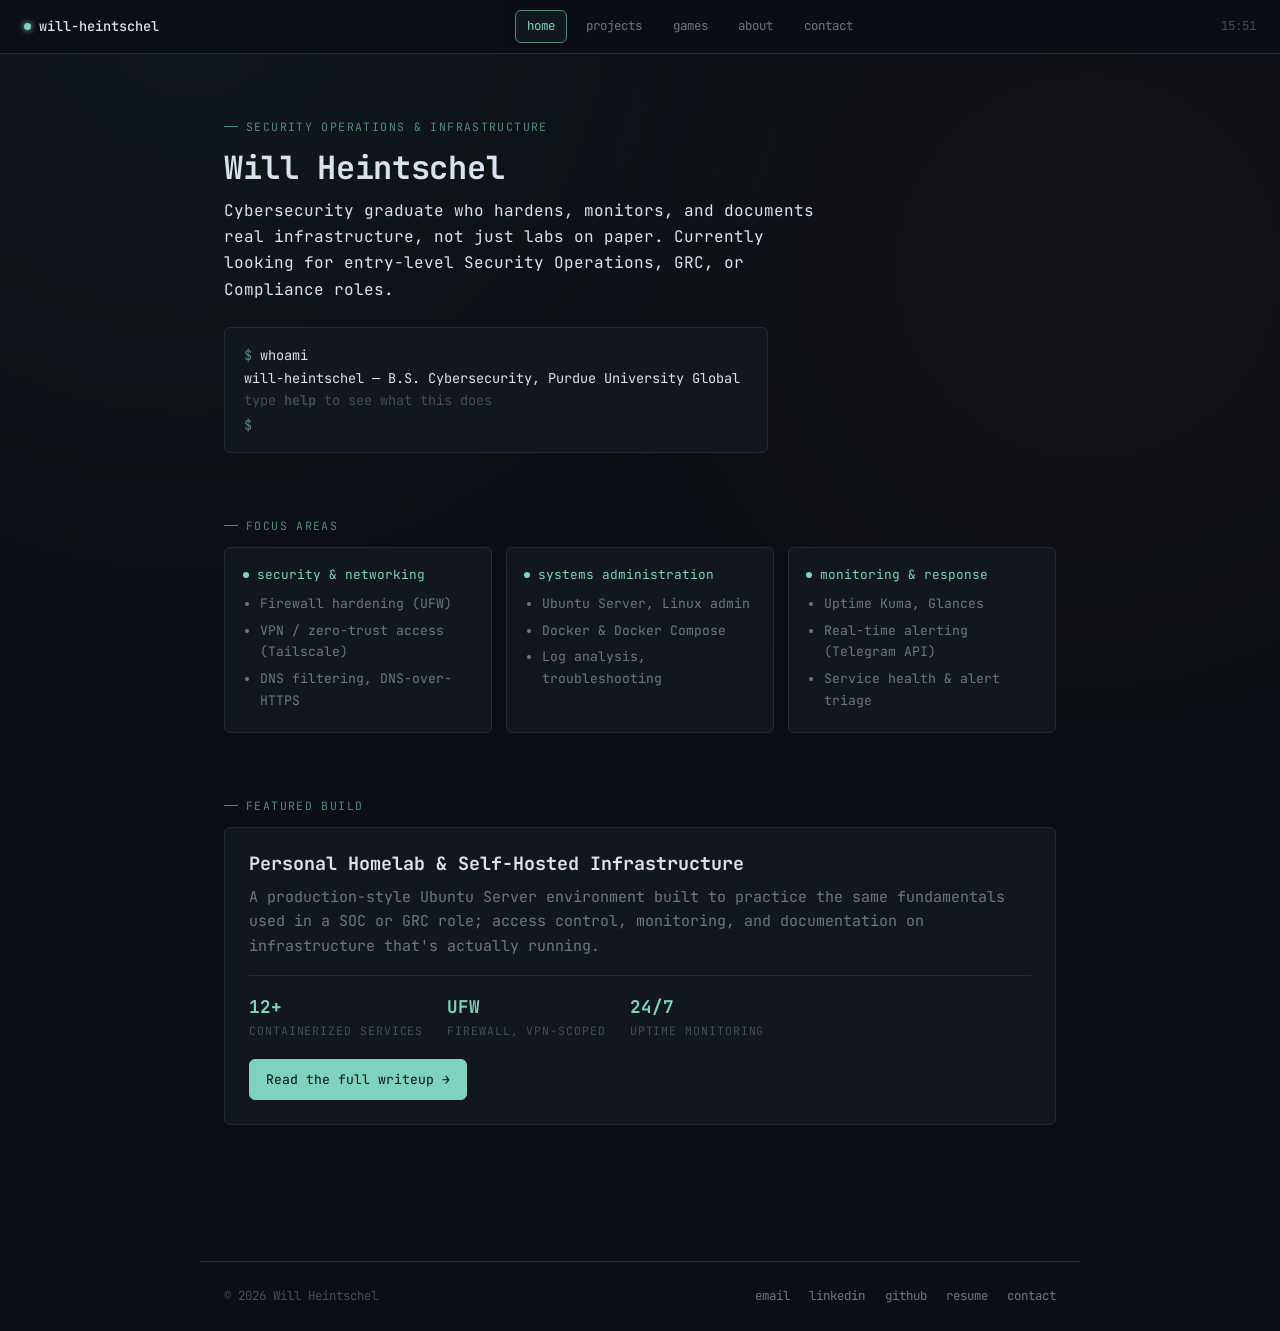
<file: index.html>
<!DOCTYPE html>
<html lang="en">
    <head>
        <meta charset="UTF-8">
        <meta name="viewport" content="width=device-width, initial-scale=1.0">
        <title>Will Heintschel — Cybersecurity</title>
        <meta name="description" content="Cybersecurity graduate documenting hands-on infrastructure security work — firewall hardening, network monitoring, and self-hosted systems administration.">
        <link rel="preconnect" href="https://fonts.googleapis.com">
        <link rel="preconnect" href="https://fonts.gstatic.com" crossorigin>
        <link href="https://fonts.googleapis.com/css2?family=JetBrains+Mono:wght@400;500;700&display=swap" rel="stylesheet">
        <link rel="icon" type="image/svg+xml" href="src/images/favicon.svg">
        <link rel="alternate icon" href="src/images/favicon.ico">
        <link rel="apple-touch-icon" href="src/images/apple-touch-icon.png">
        <link rel="stylesheet" href="src/style.css">
    </head>
    <body>
        <header class="statusbar">
            <div class="statusbar__brand">
                <span class="statusbar__dot"></span>
                <strong>will-heintschel</strong>
            </div>
            <nav class="navpills" aria-label="Primary">
                <a class="navpill" href="index.html" aria-current="page">home</a>
                <a class="navpill" href="projects.html">projects</a>
                <a class="navpill" href="games.html">games</a>
                <a class="navpill" href="about.html">about</a>
                <a class="navpill" href="contact.html">contact</a>
            </nav>
            <span class="statusbar__clock" data-clock>00:00</span>
        </header>

        <main>

            <section class="hero">
                <p class="eyebrow">security operations &amp; infrastructure</p>
                <h1>Will Heintschel</h1>
                <p class="lede">Cybersecurity graduate who hardens, monitors, and documents real infrastructure, not just labs on paper. Currently looking for entry-level Security Operations, GRC, or Compliance roles.</p>

                <div class="terminal terminal--interactive" id="hero-terminal" tabindex="-1">
                    <div class="terminal__history" id="terminal-history" aria-live="polite">
                        <div class="terminal__line"><span class="terminal__prompt">$</span> whoami</div>
                        <div class="terminal__line">will-heintschel — B.S. Cybersecurity, Purdue University Global</div>
                        <div class="terminal__line terminal__hint">type <strong>help</strong> to see what this does</div>
                    </div>
                    <div class="terminal__inputline">
                        <span class="terminal__prompt">$</span>
                        <input type="text" id="terminal-input" class="terminal__input" autocomplete="off" autocapitalize="off" spellcheck="false" aria-label="Terminal command input">
                    </div>
                </div>
            </section>

            <section aria-labelledby="focus-heading">
                <p class="eyebrow">focus areas</p>
                <h2 id="focus-heading" class="sr-only" style="position:absolute;left:-9999px;">Focus areas</h2>
                <div class="modgrid">
                <div class="module">
                    <div class="module__head"><span class="module__dot"></span> security &amp; networking</div>
                    <ul>
                        <li>Firewall hardening (UFW)</li>
                        <li>VPN / zero-trust access (Tailscale)</li>
                        <li>DNS filtering, DNS-over-HTTPS</li>
                    </ul>
                </div>
                <div class="module">
                    <div class="module__head"><span class="module__dot"></span> systems administration</div>
                    <ul>
                        <li>Ubuntu Server, Linux admin</li>
                        <li>Docker &amp; Docker Compose</li>
                        <li>Log analysis, troubleshooting</li>
                    </ul>
                </div>
                <div class="module">
                    <div class="module__head"><span class="module__dot"></span> monitoring &amp; response</div>
                        <ul>
                            <li>Uptime Kuma, Glances</li>
                            <li>Real-time alerting (Telegram API)</li>
                            <li>Service health &amp; alert triage</li>
                        </ul>
                    </div>
                </div>
            </section>

            <section aria-labelledby="feature-heading">
                <p class="eyebrow">featured build</p>
                <div class="feature">
                    <h2 id="feature-heading">Personal Homelab &amp; Self-Hosted Infrastructure</h2>
                    <p>A production-style Ubuntu Server environment built to practice the same fundamentals used in a SOC or GRC role; access control, monitoring, and documentation on infrastructure that's actually running.</p>
                <div class="feature__stats">
                    <div>
                        <div class="stat__value">12+</div>
                        <div class="stat__label">containerized services</div>
                    </div>
                    <div>
                        <div class="stat__value">UFW</div>
                        <div class="stat__label">firewall, VPN-scoped</div>
                    </div>
                    <div>
                        <div class="stat__value">24/7</div>
                        <div class="stat__label">uptime monitoring</div>
                    </div>
                </div>
                    <a class="btn" href="projects.html">Read the full writeup →</a>
                </div>
            </section>

        </main>

        <footer>
            <span>&copy; 2026 Will Heintschel</span>
            <div class="footer__links">
                <a href="mailto:wdheintschel@gmail.com">email</a>
                <a href="https://linkedin.com/in/william-heintschel-894999249" target="_blank" rel="noopener">linkedin</a>
                <a href="https://github.com/will-heintschel" target="_blank" rel="noopener">github</a>
                <a href="src/Resume.pdf" target="_blank" rel="noopener">resume</a>
                <a href="contact.html">contact</a>
            </div>
        </footer>

        <script src="src/script.js"></script>
    </body>
</html>
</file>
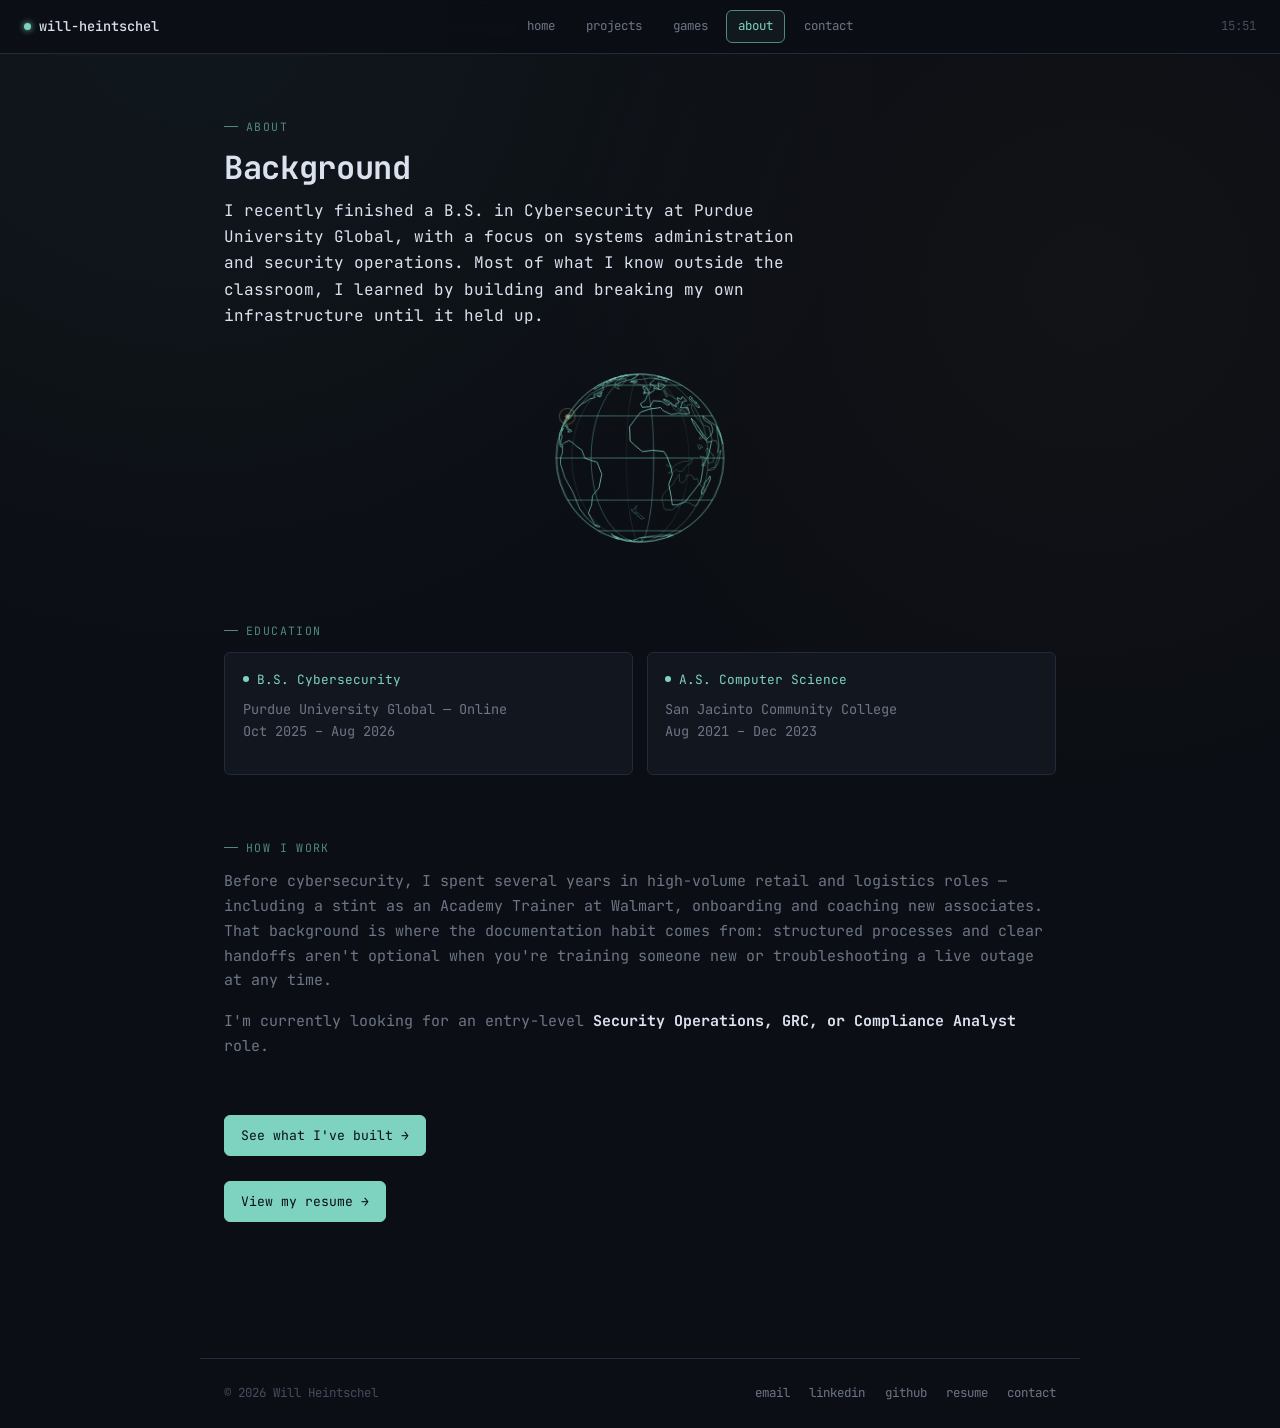
<file: about.html>
<!DOCTYPE html>
<html lang="en">
    <head>
        <meta charset="UTF-8">
        <meta name="viewport" content="width=device-width, initial-scale=1.0">
        <title>About — Will Heintschel</title>
        <meta name="description" content="About Will Heintschel — cybersecurity graduate, Purdue University Global.">
        <link rel="preconnect" href="https://fonts.googleapis.com">
        <link rel="preconnect" href="https://fonts.gstatic.com" crossorigin>
        <link href="https://fonts.googleapis.com/css2?family=JetBrains+Mono:wght@400;500;700&display=swap" rel="stylesheet">
        <link rel="icon" type="image/svg+xml" href="src/images/favicon.svg">
        <link rel="alternate icon" href="src/images/favicon.ico">
        <link rel="apple-touch-icon" href="src/images/apple-touch-icon.png">
        <link rel="stylesheet" href="src/style.css">
    </head>
    <body>

        <header class="statusbar">
            <div class="statusbar__brand">
                <span class="statusbar__dot"></span>
                <strong>will-heintschel</strong>
            </div>
            <nav class="navpills" aria-label="Primary">
                <a class="navpill" href="index.html">home</a>
                <a class="navpill" href="projects.html">projects</a>
                <a class="navpill" href="games.html">games</a>
                <a class="navpill" href="about.html" aria-current="page">about</a>
                <a class="navpill" href="contact.html">contact</a>
            </nav>
            <span class="statusbar__clock" data-clock>00:00</span>
        </header>

        <main>

            <section>
                <p class="eyebrow">about</p>
                <h1>Background</h1>
                <p class="lede">I recently finished a B.S. in Cybersecurity at Purdue University Global, with a focus on systems administration and security operations. Most of what I know outside the classroom, I learned by building and breaking my own infrastructure until it held up.</p>

                <canvas id="wireframe-globe" class="globe" width="220" height="220" aria-hidden="true"></canvas>
            </section>

            <section>
                <p class="eyebrow">education</p>
                <div class="modgrid">
                    <div class="module">
                        <div class="module__head"><span class="module__dot"></span> B.S. Cybersecurity</div>
                        <p class="text-dim" style="font-size:0.85rem;">Purdue University Global — Online<br>Oct 2025 – Aug 2026</p>
                    </div>
                    <div class="module">
                        <div class="module__head"><span class="module__dot"></span> A.S. Computer Science</div>
                        <p class="text-dim" style="font-size:0.85rem;">San Jacinto Community College<br>Aug 2021 – Dec 2023</p>
                    </div>
                </div>
            </section>

            <section>
                <p class="eyebrow">how i work</p>
                <p>Before cybersecurity, I spent several years in high-volume retail and logistics roles — including a stint as an Academy Trainer at Walmart, onboarding and coaching new associates. That background is where the documentation habit comes from: structured processes and clear handoffs aren't optional when you're training someone new or troubleshooting a live outage at any time.</p>
                <p>I'm currently looking for an entry-level <strong style="color:var(--text);">Security Operations, GRC, or Compliance Analyst</strong> role.</p>
            </section>

            <section>
                <a class="btn" href="projects.html">See what I've built →</a><br>
                <br>
                <a class="btn" href="src/Resume.pdf" target="_blank" rel="noopener">View my resume →</a>
            </section>

        </main>

        <footer>
            <span>&copy; 2026 Will Heintschel</span>
            <div class="footer__links">
                <a href="mailto:wdheintschel@gmail.com">email</a>
                <a href="https://linkedin.com/in/william-heintschel-894999249" target="_blank" rel="noopener">linkedin</a>
                <a href="https://github.com/will-heintschel" target="_blank" rel="noopener">github</a>
                <a href="src/Resume.pdf" target="_blank" rel="noopener">resume</a>
                <a href="contact.html">contact</a>
            </div>
        </footer>

        <script src="src/script.js"></script>
    </body>
</html>
</file>
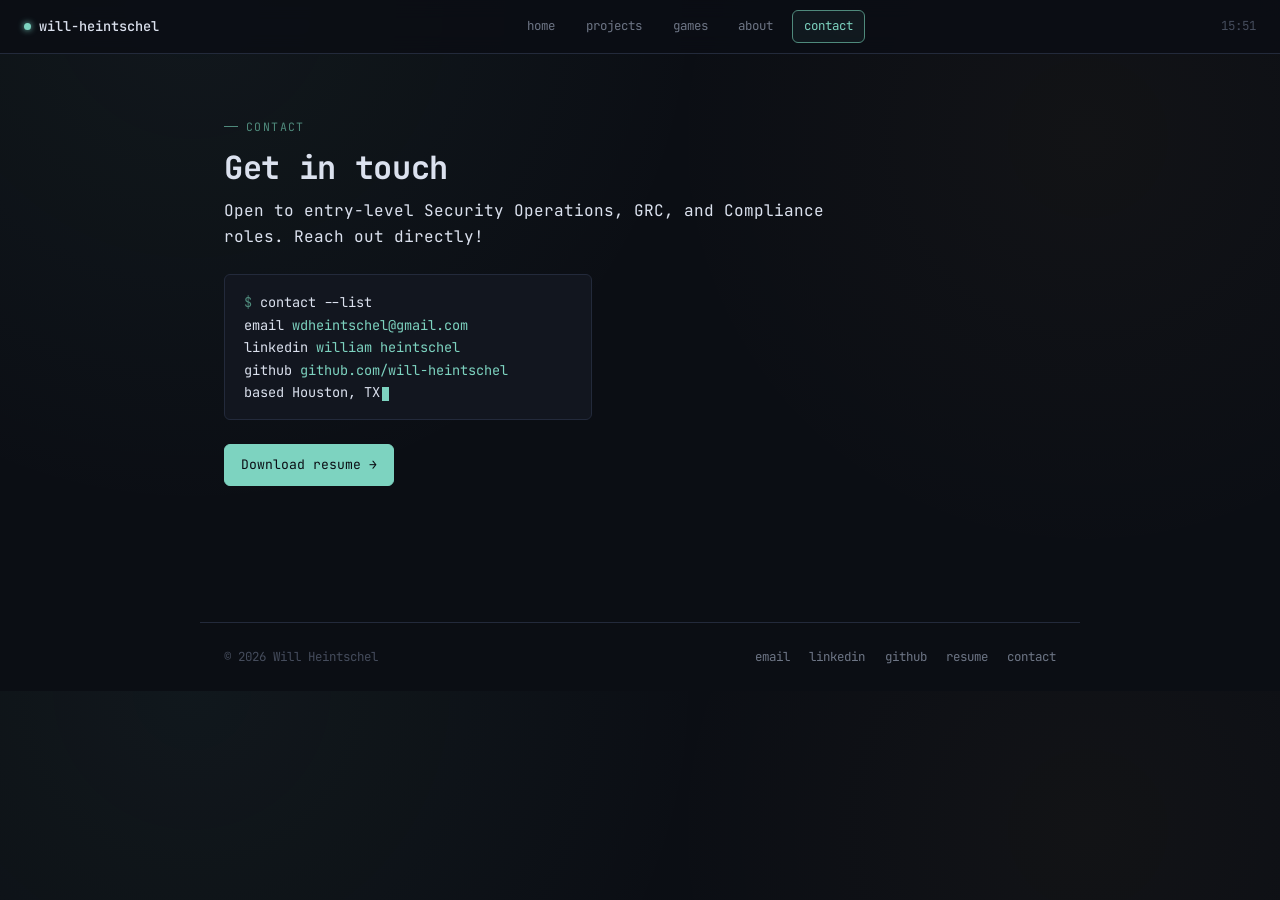
<file: contact.html>
<!DOCTYPE html>
<html lang="en">
    <head>
        <meta charset="UTF-8">
        <meta name="viewport" content="width=device-width, initial-scale=1.0">
        <title>Contact — Will Heintschel</title>
        <meta name="description" content="Get in touch with Will Heintschel.">
        <link rel="preconnect" href="https://fonts.googleapis.com">
        <link rel="preconnect" href="https://fonts.gstatic.com" crossorigin>
        <link href="https://fonts.googleapis.com/css2?family=JetBrains+Mono:wght@400;500;700&display=swap" rel="stylesheet">
        <link rel="icon" type="image/svg+xml" href="src/images/favicon.svg">
        <link rel="alternate icon" href="src/images/favicon.ico">
        <link rel="apple-touch-icon" href="src/images/apple-touch-icon.png">
        <link rel="stylesheet" href="src/style.css">
    </head>
    <body>

        <header class="statusbar">
            <div class="statusbar__brand">
                <span class="statusbar__dot"></span>
                <strong>will-heintschel</strong>
            </div>
            <nav class="navpills" aria-label="Primary">
                <a class="navpill" href="index.html">home</a>
                <a class="navpill" href="projects.html">projects</a>
                <a class="navpill" href="games.html">games</a>
                <a class="navpill" href="about.html">about</a>
                <a class="navpill" href="contact.html" aria-current="page">contact</a>
            </nav>
            <span class="statusbar__clock" data-clock>00:00</span>
        </header>

        <main>

            <section>
                <p class="eyebrow">contact</p>
                <h1>Get in touch</h1>
                <p class="lede">Open to entry-level Security Operations, GRC, and Compliance roles. Reach out directly!</p>

                <div class="terminal">
                    <span class="terminal__prompt">$</span> contact --list<br>
                    email    <a href="mailto:wdheintschel@gmail.com">wdheintschel@gmail.com</a><br>
                    linkedin <a href="https://linkedin.com/in/william-heintschel-894999249" target="_blank" rel="noopener">william heintschel</a><br>
                    github   <a href="https://github.com/will-heintschel" target="_blank" rel="noopener">github.com/will-heintschel</a><br>
                    based    Houston, TX<span class="terminal__cursor" aria-hidden="true"></span>
                </div>

                <a class="btn" href="src/Resume.pdf" target="_blank" rel="noopener">Download resume →</a>
            </section>

        </main>

        <footer>
            <span>&copy; 2026 Will Heintschel</span>
            <div class="footer__links">
                <a href="mailto:wdheintschel@gmail.com">email</a>
                <a href="https://linkedin.com/in/william-heintschel-894999249" target="_blank" rel="noopener">linkedin</a>
                <a href="https://github.com/will-heintschel" target="_blank" rel="noopener">github</a>
                <a href="src/Resume.pdf" target="_blank" rel="noopener">resume</a>
                <a href="contact.html">contact</a>
            </div>
        </footer>

        <script src="src/script.js"></script>
    </body>
</html>
</file>
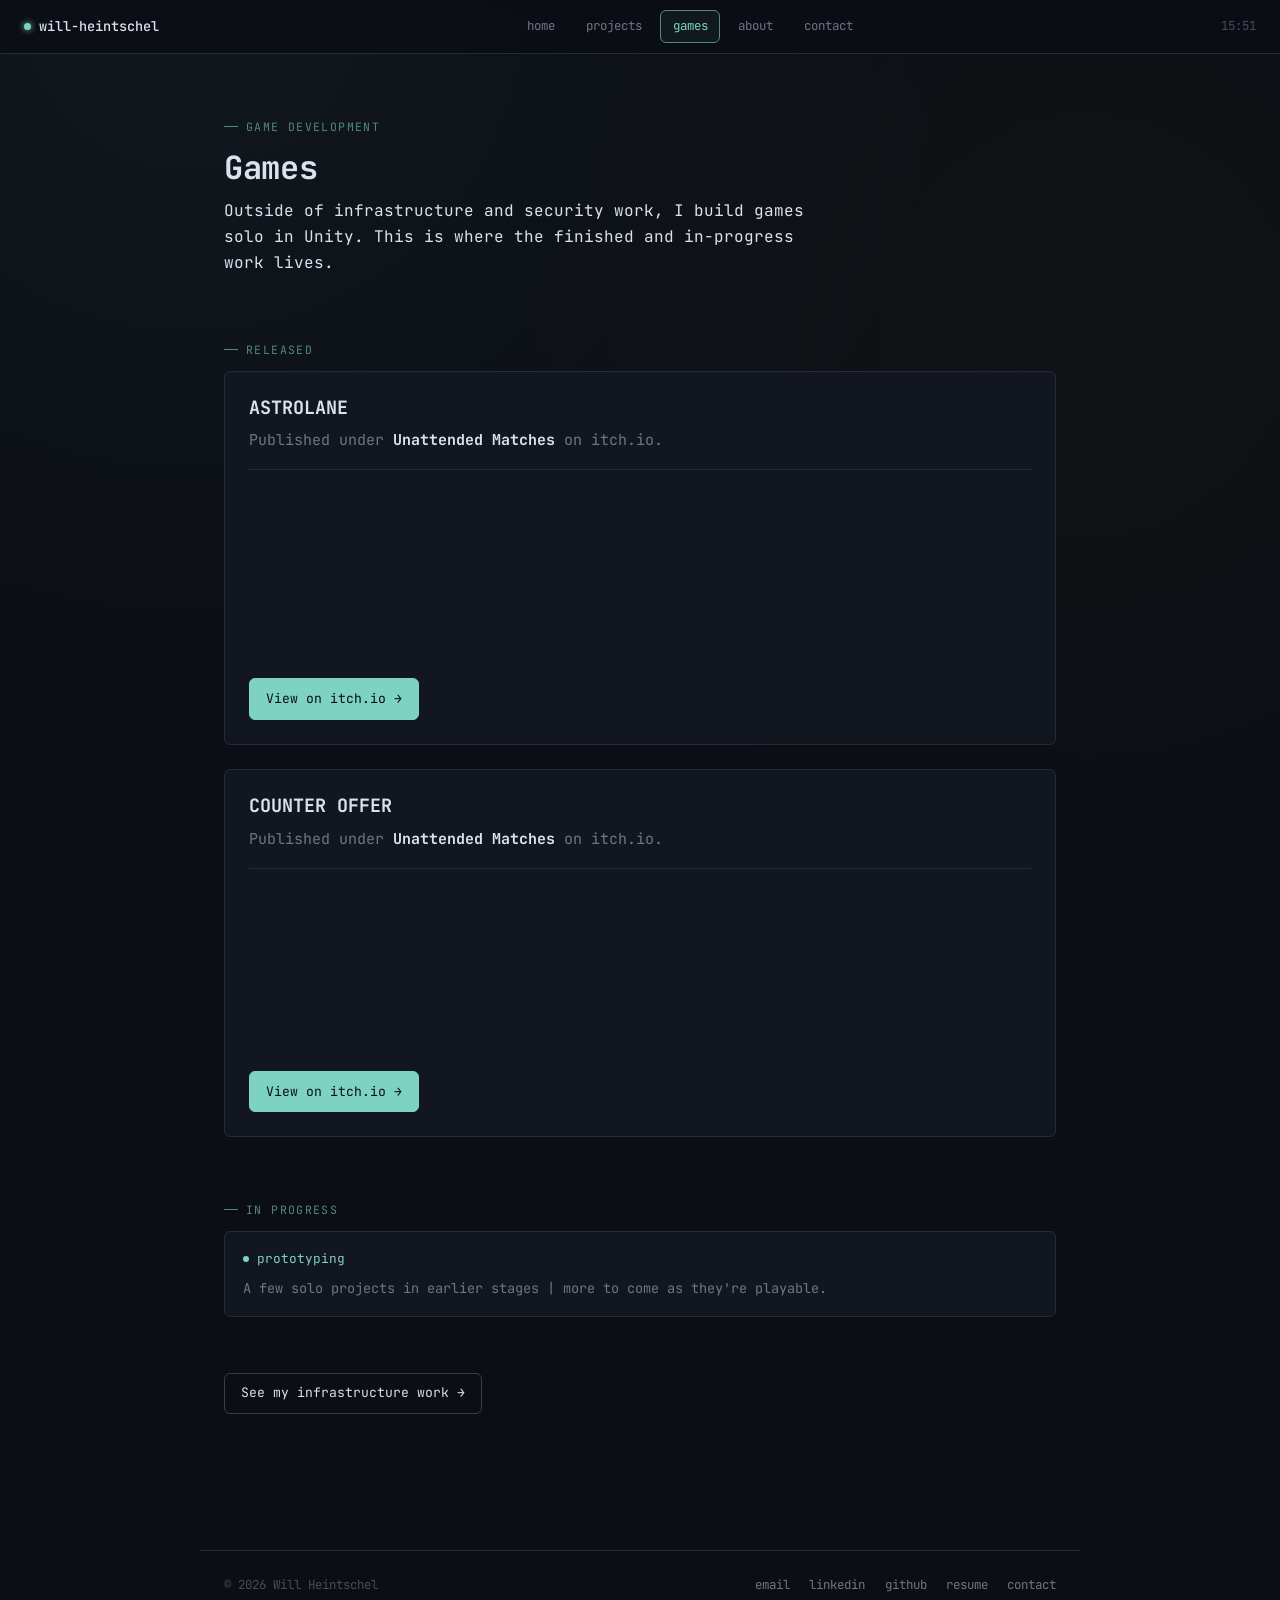
<file: games.html>
<!DOCTYPE html>
<html lang="en">
        <head>
            <meta charset="UTF-8">
            <meta name="viewport" content="width=device-width, initial-scale=1.0">
            <title>Games — Will Heintschel</title>
            <meta name="description" content="Game development projects by Will Heintschel.">
            <link rel="preconnect" href="https://fonts.googleapis.com">
            <link rel="preconnect" href="https://fonts.gstatic.com" crossorigin>
            <link href="https://fonts.googleapis.com/css2?family=JetBrains+Mono:wght@400;500;700&display=swap" rel="stylesheet">
            <link rel="icon" type="image/svg+xml" href="src/images/favicon.svg">
            <link rel="alternate icon" href="src/images/favicon.ico">
            <link rel="apple-touch-icon" href="src/images/apple-touch-icon.png">
            <link rel="stylesheet" href="src/style.css">
        </head>
        <body>

            <header class="statusbar">
                <div class="statusbar__brand">
                    <span class="statusbar__dot"></span>
                    <strong>will-heintschel</strong>
                </div>
                <nav class="navpills" aria-label="Primary">
                    <a class="navpill" href="index.html">home</a>
                    <a class="navpill" href="projects.html">projects</a>
                    <a class="navpill" href="games.html" aria-current="page">games</a>
                    <a class="navpill" href="about.html">about</a>
                    <a class="navpill" href="contact.html">contact</a>
                </nav>
                <span class="statusbar__clock" data-clock>00:00</span>
            </header>

            <main>

                <section>
                    <p class="eyebrow">game development</p>
                    <h1>Games</h1>
                    <p class="lede">Outside of infrastructure and security work, I build games solo in Unity. This is where the finished and in-progress work lives.</p>
                </section>

                <section aria-labelledby="astrolane-heading">
                    <p class="eyebrow">released</p>
                    <div class="feature">
                        <h2 id="astrolane-heading">ASTROLANE</h2>
                        <p>Published under <strong style="color:var(--text);">Unattended Matches</strong> on itch.io.</p>
                        <div class="embed-wrap">
                            <iframe frameborder="0" src="https://itch.io/embed/4793285?border_width=4&amp;bg_color=0b0e14&amp;fg_color=dbe1ee&amp;link_color=7dd3c0&amp;border_color=232a3b" width="558" height="173"><a href="https://unattendedmatches.itch.io/astrolane">ASTROLANE by Unattended Matches</a></iframe>
                        </div>
                        <a class="btn" href="https://unattendedmatches.itch.io/astrolane" target="_blank" rel="noopener">View on itch.io →</a>
                    </div>
                    <br>
                    <div class="feature">
                        <h2 id="counteroffer-heading">COUNTER OFFER</h2>
                        <p>Published under <strong style="color:var(--text);">Unattended Matches</strong> on itch.io.</p>
                        <div class="embed-wrap">
                            <iframe frameborder="0" src="https://itch.io/embed/4853790?bg_color=0b0e14&amp;fg_color=dbe1ee&amp;link_color=7dd3c0&amp;border_color=232a3b" width="552" height="167"><a href="https://unattendedmatches.itch.io/counter-offer">Counter Offer by Unattended Matches</a></iframe>
                        </div>
                        <a class="btn" href="https://unattendedmatches.itch.io/astrolane" target="_blank" rel="noopener">View on itch.io →</a>
                    </div>
                </section>

                <section>
                    <p class="eyebrow">in progress</p>
                    <div class="modgrid">
                        <div class="module">
                            <div class="module__head"><span class="module__dot"></span> prototyping</div>
                            <p class="text-dim" style="font-size:0.85rem; margin:0;">A few solo projects in earlier stages | more to come as they're playable.</p>
                        </div>
                    </div>
                </section>

                <section>
                    <a class="btn btn--ghost" href="projects.html">See my infrastructure work →</a>
                </section>

            </main>

            <footer>
                <span>&copy; 2026 Will Heintschel</span>
                <div class="footer__links">
                    <a href="mailto:wdheintschel@gmail.com">email</a>
                    <a href="https://linkedin.com/in/william-heintschel-894999249" target="_blank" rel="noopener">linkedin</a>
                    <a href="https://github.com/will-heintschel" target="_blank" rel="noopener">github</a>
                    <a href="src/Resume.pdf" target="_blank" rel="noopener">resume</a>
                    <a href="contact.html">contact</a>
                </div>
            </footer>

            <script src="src/script.js"></script>
        </body>
</html>
</file>
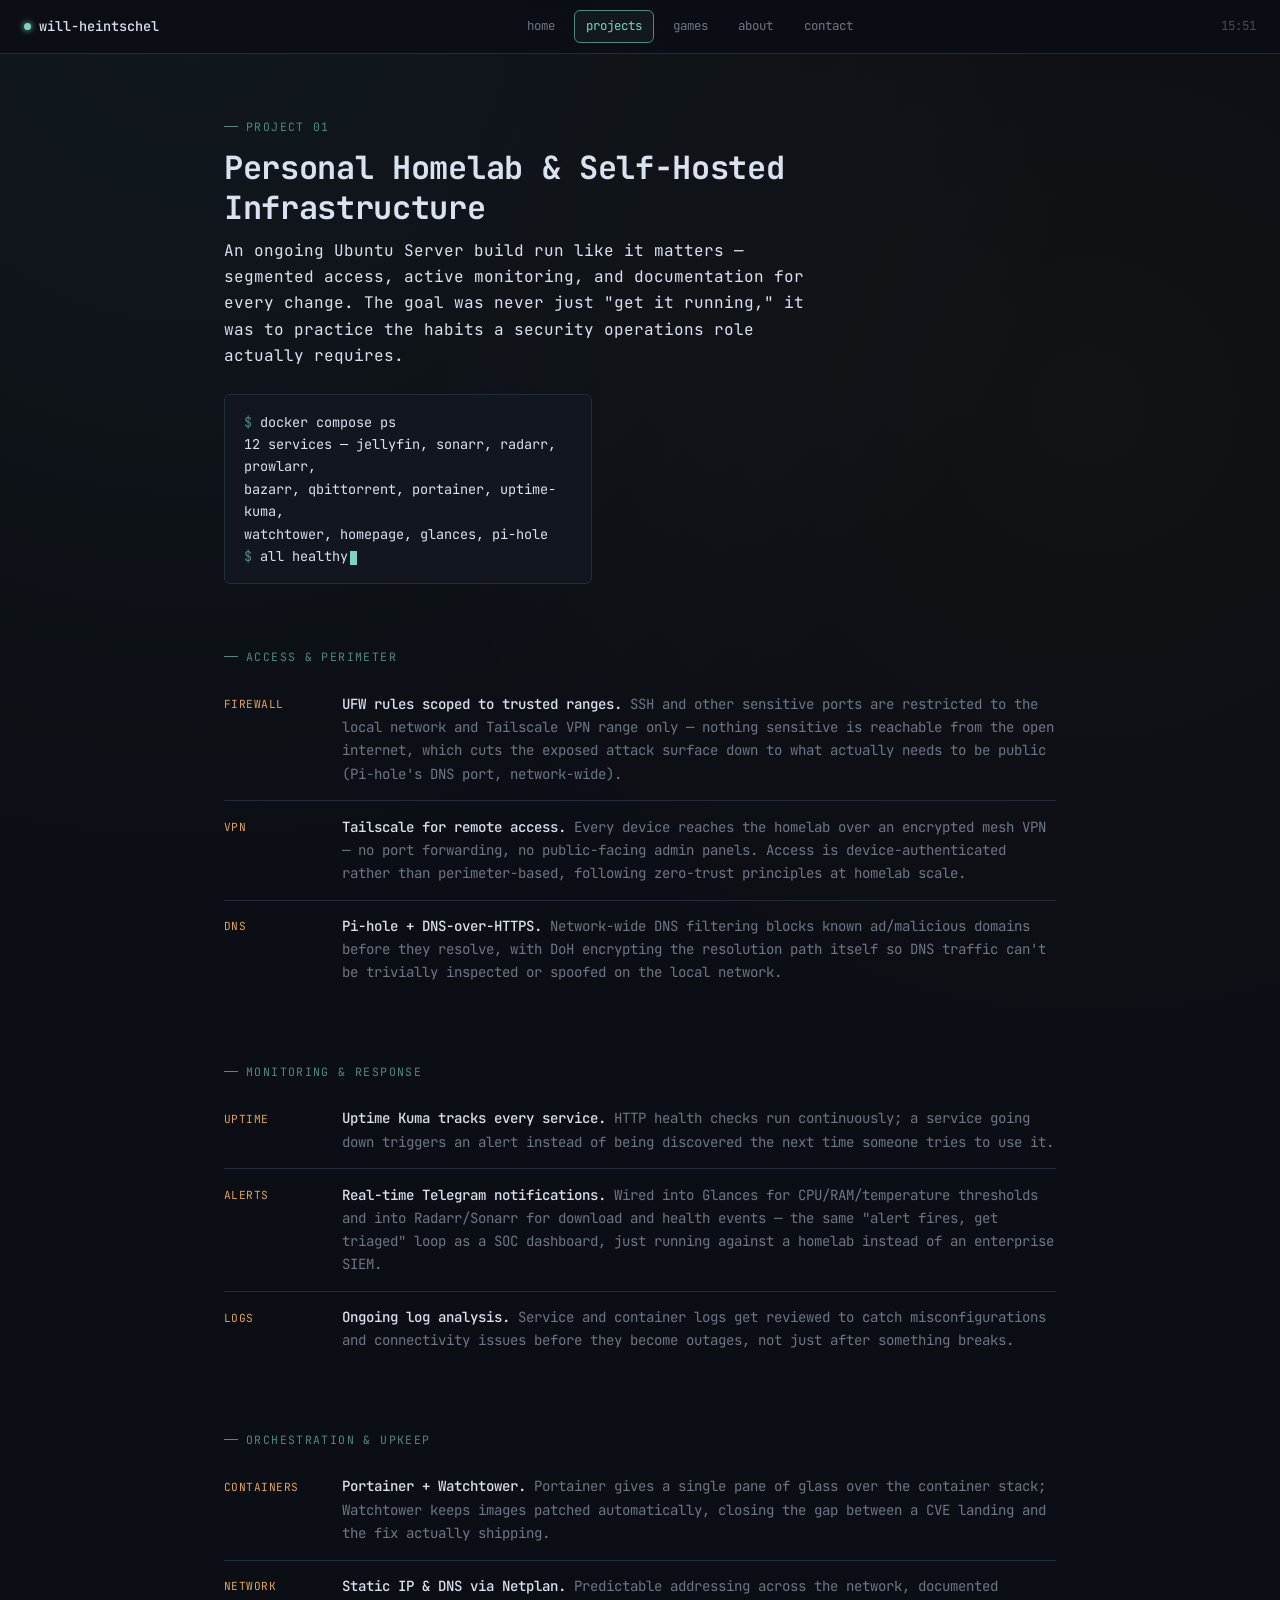
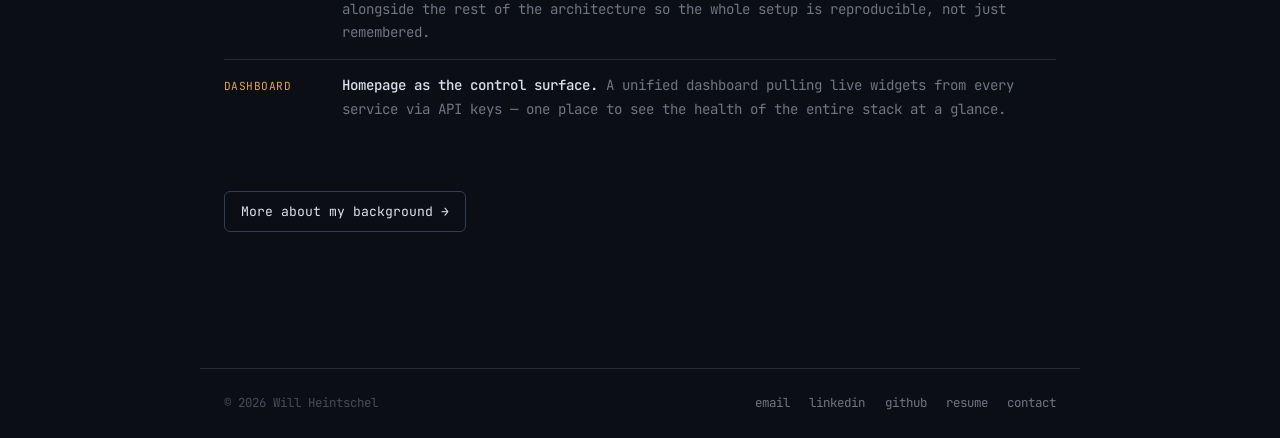
<file: projects.html>
<!DOCTYPE html>
<html lang="en">
    <head>
        <meta charset="UTF-8">
        <meta name="viewport" content="width=device-width, initial-scale=1.0">
        <title>Projects — Will Heintschel</title>
        <meta name="description" content="Homelab and infrastructure security writeups.">
        <link rel="preconnect" href="https://fonts.googleapis.com">
        <link rel="preconnect" href="https://fonts.gstatic.com" crossorigin>
        <link href="https://fonts.googleapis.com/css2?family=JetBrains+Mono:wght@400;500;700&display=swap" rel="stylesheet">
        <link rel="icon" type="image/svg+xml" href="src/images/favicon.svg">
        <link rel="alternate icon" href="src/images/favicon.ico">
        <link rel="apple-touch-icon" href="src/images/apple-touch-icon.png">
        <link rel="stylesheet" href="src/style.css">
    </head>
    <body>

        <header class="statusbar">
            <div class="statusbar__brand">
                <span class="statusbar__dot"></span>
                <strong>will-heintschel</strong>
            </div>
            <nav class="navpills" aria-label="Primary">
                <a class="navpill" href="index.html">home</a>
                <a class="navpill" href="projects.html" aria-current="page">projects</a>
                <a class="navpill" href="games.html">games</a>
                <a class="navpill" href="about.html">about</a>
                <a class="navpill" href="contact.html">contact</a>
            </nav>
            <span class="statusbar__clock" data-clock>00:00</span>
        </header>

        <main>

            <section>
                <p class="eyebrow">project 01</p>
                <h1>Personal Homelab &amp; Self-Hosted Infrastructure</h1>
                <p class="lede">An ongoing Ubuntu Server build run like it matters — segmented access, active monitoring, and documentation for every change. The goal was never just "get it running," it was to practice the habits a security operations role actually requires.</p>

                <div class="terminal">
                    <span class="terminal__prompt">$</span> docker compose ps<br>
                    12 services — jellyfin, sonarr, radarr, prowlarr,<br>
                    bazarr, qbittorrent, portainer, uptime-kuma,<br>
                    watchtower, homepage, glances, pi-hole<br>
                    <span class="terminal__prompt">$</span> all healthy<span class="terminal__cursor" aria-hidden="true"></span>
                </div>
            </section>

            <section>
                <p class="eyebrow">access &amp; perimeter</p>
                <div class="logline">
                    <div class="logline__tag">FIREWALL</div>
                    <div class="logline__body">
                        <p><strong>UFW rules scoped to trusted ranges.</strong> SSH and other sensitive ports are restricted to the local network and Tailscale VPN range only — nothing sensitive is reachable from the open internet, which cuts the exposed attack surface down to what actually needs to be public (Pi-hole's DNS port, network-wide).</p>
                    </div>
                </div>
                <div class="logline">
                    <div class="logline__tag">VPN</div>
                    <div class="logline__body">
                        <p><strong>Tailscale for remote access.</strong> Every device reaches the homelab over an encrypted mesh VPN — no port forwarding, no public-facing admin panels. Access is device-authenticated rather than perimeter-based, following zero-trust principles at homelab scale.</p>
                    </div>
                </div>
                <div class="logline">
                    <div class="logline__tag">DNS</div>
                    <div class="logline__body">
                        <p><strong>Pi-hole + DNS-over-HTTPS.</strong> Network-wide DNS filtering blocks known ad/malicious domains before they resolve, with DoH encrypting the resolution path itself so DNS traffic can't be trivially inspected or spoofed on the local network.</p>
                    </div>
                </div>
            </section>

            <section>
                <p class="eyebrow">monitoring &amp; response</p>
                <div class="logline">
                    <div class="logline__tag">UPTIME</div>
                    <div class="logline__body">
                        <p><strong>Uptime Kuma tracks every service.</strong> HTTP health checks run continuously; a service going down triggers an alert instead of being discovered the next time someone tries to use it.</p>
                    </div>
                </div>
                <div class="logline">
                    <div class="logline__tag">ALERTS</div>
                    <div class="logline__body">
                        <p><strong>Real-time Telegram notifications.</strong> Wired into Glances for CPU/RAM/temperature thresholds and into Radarr/Sonarr for download and health events — the same "alert fires, get triaged" loop as a SOC dashboard, just running against a homelab instead of an enterprise SIEM.</p>
                    </div>
                </div>
                <div class="logline">
                    <div class="logline__tag">LOGS</div>
                    <div class="logline__body">
                        <p><strong>Ongoing log analysis.</strong> Service and container logs get reviewed to catch misconfigurations and connectivity issues before they become outages, not just after something breaks.</p>
                    </div>
                </div>
            </section>

            <section>
                <p class="eyebrow">orchestration &amp; upkeep</p>
                <div class="logline">
                    <div class="logline__tag">CONTAINERS</div>
                    <div class="logline__body">
                        <p><strong>Portainer + Watchtower.</strong> Portainer gives a single pane of glass over the container stack; Watchtower keeps images patched automatically, closing the gap between a CVE landing and the fix actually shipping.</p>
                    </div>
                </div>
                <div class="logline">
                    <div class="logline__tag">NETWORK</div>
                    <div class="logline__body">
                        <p><strong>Static IP &amp; DNS via Netplan.</strong> Predictable addressing across the network, documented alongside the rest of the architecture so the whole setup is reproducible, not just remembered.</p>
                    </div>
                </div>
                <div class="logline">
                    <div class="logline__tag">DASHBOARD</div>
                    <div class="logline__body">
                        <p><strong>Homepage as the control surface.</strong> A unified dashboard pulling live widgets from every service via API keys — one place to see the health of the entire stack at a glance.</p>
                    </div>
                </div>
            </section>

            <section>
                <a class="btn btn--ghost" href="about.html">More about my background →</a>
            </section>

        </main>

        <footer>
            <span>&copy; 2026 Will Heintschel</span>
            <div class="footer__links">
                <a href="mailto:wdheintschel@gmail.com">email</a>
                <a href="https://linkedin.com/in/william-heintschel-894999249" target="_blank" rel="noopener">linkedin</a>
                <a href="https://github.com/will-heintschel" target="_blank" rel="noopener">github</a>
                <a href="src/Resume.pdf" target="_blank" rel="noopener">resume</a>
                <a href="contact.html">contact</a>
            </div>
        </footer>

        <script src="src/script.js"></script>
    </body>
</html>
</file>
<file: src/style.css>
:root {
  --void: #0b0e14;
  --panel: #12161f;
  --panel-hover: #161b26;
  --border: #232a3b;
  --border-bright: #333d54;
  --text: #dbe1ee;
  --text-dim: #6e7686;
  --text-dimmer: #454c5c;
  --cyan: #7dd3c0;
  --cyan-dim: #4f8a7c;
  --amber: #e0a458;

  --font: "JetBrains Mono", "Consolas", monospace;

  --radius: 6px;
  --gap: 1.25rem;
  --maxw: 880px;
}

* { box-sizing: border-box; }

html {
  scroll-behavior: smooth;
}

@media (prefers-reduced-motion: reduce) {
  html { scroll-behavior: auto; }
  *, *::before, *::after {
    animation-duration: 0.01ms !important;
    transition-duration: 0.01ms !important;
  }
}

body {
  margin: 0;
  background: var(--void);
  background-image:
    radial-gradient(circle at 15% 0%, rgba(125, 211, 192, 0.05), transparent 40%),
    radial-gradient(circle at 85% 20%, rgba(224, 164, 88, 0.03), transparent 35%);
  color: var(--text);
  font-family: var(--font);
  font-size: 15px;
  line-height: 1.65;
  -webkit-font-smoothing: antialiased;
}

a {
  color: var(--cyan);
  text-decoration: none;
}
a:hover { text-decoration: underline; }

a:focus-visible,
button:focus-visible,
.navpill:focus-visible {
  outline: 2px solid var(--cyan);
  outline-offset: 2px;
  border-radius: 3px;
}

/*Status bar / nav*/
.statusbar {
  position: sticky;
  top: 0;
  z-index: 50;
  display: flex;
  align-items: center;
  justify-content: space-between;
  gap: 1rem;
  padding: 0.6rem 1.5rem;
  background: rgba(11, 14, 20, 0.85);
  backdrop-filter: blur(10px);
  border-bottom: 1px solid var(--border);
}

.statusbar__brand {
  display: flex;
  align-items: center;
  gap: 0.5rem;
  font-size: 0.85rem;
  color: var(--text-dim);
  white-space: nowrap;
}

.statusbar__dot {
  width: 7px;
  height: 7px;
  border-radius: 50%;
  background: var(--cyan);
  box-shadow: 0 0 6px var(--cyan);
  flex: none;
}

.statusbar__brand strong {
  color: var(--text);
  font-weight: 500;
}

.navpills {
  display: flex;
  gap: 0.4rem;
  flex-wrap: wrap;
}

.navpill {
  font-family: var(--font);
  font-size: 0.78rem;
  color: var(--text-dim);
  background: transparent;
  border: 1px solid transparent;
  padding: 0.35rem 0.7rem;
  border-radius: var(--radius);
  transition: border-color 0.15s ease, color 0.15s ease, background 0.15s ease;
}

.navpill:hover {
  color: var(--text);
  border-color: var(--border-bright);
  text-decoration: none;
}

.navpill[aria-current="page"] {
  color: var(--cyan);
  border-color: var(--cyan-dim);
  background: rgba(125, 211, 192, 0.06);
}

.statusbar__clock {
  font-size: 0.78rem;
  color: var(--text-dimmer);
  white-space: nowrap;
}

/*Layout shell*/
main {
  max-width: var(--maxw);
  margin: 0 auto;
  padding: 3.5rem 1.5rem 5rem;
}

section { margin-bottom: 3.5rem; }

.eyebrow {
  display: inline-flex;
  align-items: center;
  gap: 0.5rem;
  font-size: 0.72rem;
  letter-spacing: 0.12em;
  text-transform: uppercase;
  color: var(--cyan-dim);
  margin-bottom: 0.75rem;
}
.eyebrow::before {
  content: "";
  width: 14px;
  height: 1px;
  background: var(--cyan-dim);
}

h1, h2, h3 {
  font-family: var(--font);
  font-weight: 700;
  color: var(--text);
  line-height: 1.25;
  margin: 0 0 0.6rem;
}

h1 { font-size: 2rem; letter-spacing: -0.01em; }
h2 { font-size: 1.15rem; }
h3 { font-size: 0.95rem; }

p { color: var(--text-dim); margin: 0 0 1rem; }
p.lede { color: var(--text); font-size: 1rem; max-width: 60ch; }

.text-dim { color: var(--text-dim); }

/*Wireframe globe (decorative, non-interactive)*/
.globe {
  display: block;
  width: 200px;
  height: 200px;
  margin: 1.75rem auto 0.5rem;
  pointer-events: none;
}
@media (max-width: 640px) {
  .globe { width: 160px; height: 160px; }
}

/*Terminal block*/
.terminal {
  background: var(--panel);
  border: 1px solid var(--border);
  border-radius: var(--radius);
  padding: 1rem 1.2rem;
  font-size: 0.85rem;
  color: var(--text);
  margin: 1.5rem 0;
  max-width: 46ch;
}

.terminal__prompt { color: var(--cyan-dim); }
.terminal__cursor {
  display: inline-block;
  width: 7px;
  height: 1em;
  background: var(--cyan);
  margin-left: 2px;
  vertical-align: text-bottom;
  animation: blink 1.1s steps(1) infinite;
}
@keyframes blink {
  50% { opacity: 0; }
}

/*Interactive hero terminal*/
.terminal--interactive {
  max-width: 68ch;
  cursor: text;
}
.terminal__history {
  margin-bottom: 0.15rem;
}
.terminal__line {
  white-space: pre-wrap;
  word-break: break-word;
}
.terminal__line.terminal__hint {
  color: var(--text-dimmer);
}
.terminal__line.terminal__error {
  color: var(--amber);
}
.terminal__inputline {
  display: flex;
  align-items: center;
  gap: 0.4rem;
}
.terminal__input {
  flex: 1;
  background: transparent;
  border: none;
  outline: none;
  color: var(--text);
  font-family: var(--font);
  font-size: 0.85rem;
  caret-color: var(--cyan);
  padding: 0;
}
.terminal--interactive .terminal__cursor {
  display: none;
}

/*Module cards (waybar-widget styled)*/
.modgrid {
  display: grid;
  grid-template-columns: repeat(auto-fit, minmax(230px, 1fr));
  gap: 0.85rem;
}

.module {
  background: var(--panel);
  border: 1px solid var(--border);
  border-radius: var(--radius);
  padding: 1rem 1.1rem;
  transition: border-color 0.15s ease, background 0.15s ease;
}
.module:hover {
  border-color: var(--border-bright);
  background: var(--panel-hover);
}

.module__head {
  display: flex;
  align-items: center;
  gap: 0.5rem;
  font-size: 0.8rem;
  color: var(--cyan);
  margin-bottom: 0.5rem;
}

.module__dot {
  width: 6px; height: 6px; border-radius: 50%;
  background: var(--cyan);
  flex: none;
}

.module ul {
  margin: 0;
  padding-left: 1.1rem;
  color: var(--text-dim);
  font-size: 0.82rem;
}
.module li { margin-bottom: 0.3rem; }

/*Featured project card*/
.feature {
  background: var(--panel);
  border: 1px solid var(--border);
  border-radius: var(--radius);
  padding: 1.5rem;
}

.feature__stats {
  display: flex;
  flex-wrap: wrap;
  gap: 1.5rem;
  margin: 1rem 0 1.2rem;
  padding-top: 1rem;
  border-top: 1px solid var(--border);
}

.stat__value {
  font-size: 1.1rem;
  color: var(--cyan);
  font-weight: 700;
}
.stat__label {
  font-size: 0.72rem;
  color: var(--text-dimmer);
  text-transform: uppercase;
  letter-spacing: 0.08em;
}

.btn {
  display: inline-flex;
  align-items: center;
  gap: 0.4rem;
  font-family: var(--font);
  font-size: 0.82rem;
  color: var(--void);
  background: var(--cyan);
  padding: 0.55rem 1rem;
  border-radius: var(--radius);
  border: 1px solid var(--cyan);
  transition: opacity 0.15s ease;
}
.btn:hover { opacity: 0.85; text-decoration: none; }

.btn--ghost {
  color: var(--text);
  background: transparent;
  border: 1px solid var(--border-bright);
}
.btn--ghost:hover { border-color: var(--cyan-dim); color: var(--cyan); }

/*Embeds (itch.io, etc.)*/
.embed-wrap {
  margin: 1rem 0 1.2rem;
  padding-top: 1rem;
  border-top: 1px solid var(--border);
}
.embed-wrap iframe {
  display: block;
  max-width: 100%;
  border-radius: var(--radius);
}

/*Writeup page (projects.html) log/report styling*/
.logline {
  display: flex;
  gap: 0.9rem;
  padding: 0.9rem 0;
  border-bottom: 1px solid var(--border);
}
.logline:last-child { border-bottom: none; }

.logline__tag {
  flex: none;
  width: 6.5rem;
  font-size: 0.7rem;
  color: var(--amber);
  letter-spacing: 0.04em;
  padding-top: 0.15rem;
}

.logline__body p { margin: 0; color: var(--text-dim); font-size: 0.88rem; }
.logline__body strong { color: var(--text); font-weight: 500; }


/*Footer*/
footer {
  border-top: 1px solid var(--border);
  padding: 1.5rem;
  display: flex;
  justify-content: space-between;
  flex-wrap: wrap;
  gap: 0.8rem;
  font-size: 0.78rem;
  color: var(--text-dimmer);
  max-width: var(--maxw);
  margin: 0 auto;
}
footer a { color: var(--text-dim); }
footer a:hover { color: var(--cyan); }
.footer__links {
  display: flex;
  gap: 1.2rem;
}

/*Responsive*/
@media (max-width: 640px) {
  .statusbar { flex-wrap: wrap; }
  .statusbar__clock { display: none; }
  h1 { font-size: 1.6rem; }
  main { padding-top: 2.5rem; }
}
</file>
